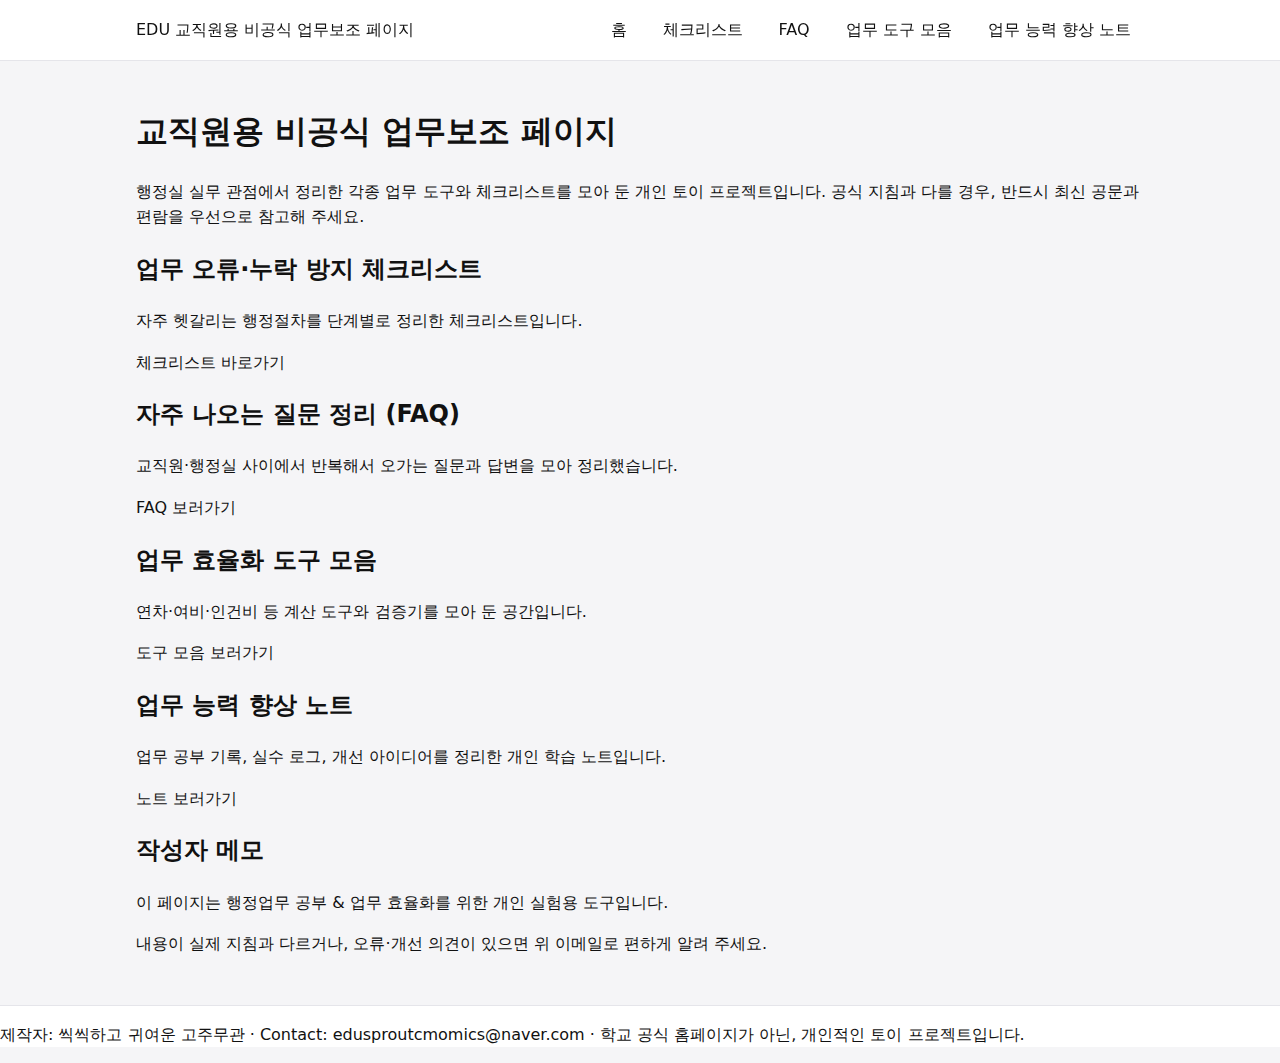
<file: index.html>
<!doctype html>
<html lang="ko">
<head>
  <meta charset="utf-8" />
  <meta name="viewport" content="width=device-width, initial-scale=1" />
  <title>교직원용 비공식 업무보조 페이지</title>

  <link rel="icon" href="/static/favicon.ico" />
  <link rel="stylesheet" href="/static/style.css" />
</head>
<body>
  <header class="site-header">
    <div class="site-header-inner">
      <div class="site-title-wrap">
        <a href="/" class="site-title-link">
          <span class="site-logo-badge">EDU</span>
          <span class="site-title-text">교직원용 비공식 업무보조 페이지</span>
        </a>
      </div>

      <nav class="site-nav" aria-label="주요 메뉴">
        <a href="/" class="nav-link nav-link-active">홈</a>
        <a href="/checklist/" class="nav-link">체크리스트</a>
        <a href="/frequently-asked-questions/" class="nav-link">FAQ</a>
        <a href="/tools/" class="nav-link">업무 도구 모음</a>
        <a href="/engineer-notes-update/" class="nav-link">업무 능력 향상 노트</a>
      </nav>
    </div>
  </header>

  <main class="page-wrap">
    <section class="hero">
      <h1 class="hero-title">교직원용 비공식 업무보조 페이지</h1>
      <p class="hero-subtitle">
        행정실 실무 관점에서 정리한 각종 업무 도구와 체크리스트를 모아 둔
        개인 토이 프로젝트입니다. 공식 지침과 다를 경우,
        반드시 최신 공문과 편람을 우선으로 참고해 주세요.
      </p>
    </section>

    <section class="section-card-grid" aria-label="주요 기능 바로가기">
      <article class="section-card">
        <h2 class="section-title">업무 오류·누락 방지 체크리스트</h2>
        <p class="section-desc">
          자주 헷갈리는 행정절차를 단계별로 정리한 체크리스트입니다.
        </p>
        <a href="/checklist/" class="btn-primary">체크리스트 바로가기</a>
      </article>

      <article class="section-card">
        <h2 class="section-title">자주 나오는 질문 정리 (FAQ)</h2>
        <p class="section-desc">
          교직원·행정실 사이에서 반복해서 오가는 질문과 답변을 모아 정리했습니다.
        </p>
        <a href="/frequently-asked-questions/" class="btn-outline">FAQ 보러가기</a>
      </article>

      <article class="section-card">
        <h2 class="section-title">업무 효율화 도구 모음</h2>
        <p class="section-desc">
          연차·여비·인건비 등 계산 도구와 검증기를 모아 둔 공간입니다.
        </p>
        <a href="/tools/" class="btn-outline">도구 모음 보러가기</a>
      </article>

      <article class="section-card">
        <h2 class="section-title">업무 능력 향상 노트</h2>
        <p class="section-desc">
          업무 공부 기록, 실수 로그, 개선 아이디어를 정리한 개인 학습 노트입니다.
        </p>
        <a href="/engineer-notes-update/" class="btn-outline">노트 보러가기</a>
      </article>
    </section>

    <section class="author-note" aria-label="작성자 메모">
      <h2 class="section-title">작성자 메모</h2>
      <div data-author-note></div>
    </section>
  </main>

  <footer class="site-footer">
    <p class="footer-text" data-global-footer></p>
  </footer>

  <script src="/static/site-common.js"></script>
</body>
</html>
</file>
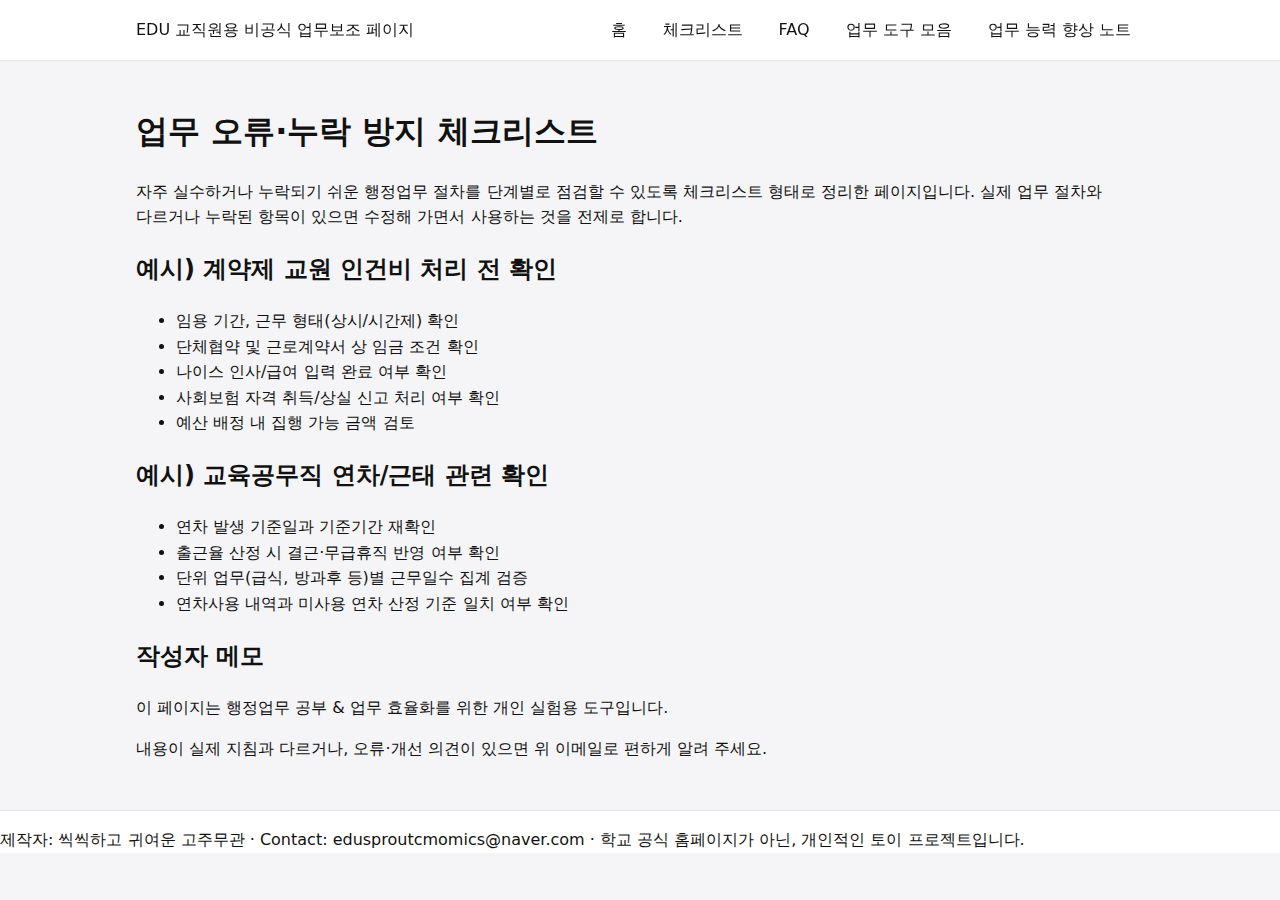
<file: checklist/index.html>
<!doctype html>
<html lang="ko">
<head>
  <meta charset="utf-8" />
  <meta name="viewport" content="width=device-width, initial-scale=1" />
  <title>업무 오류·누락 방지 체크리스트</title>

  <link rel="icon" href="/static/favicon.ico" />
  <link rel="stylesheet" href="/static/style.css" />
</head>
<body>
  <header class="site-header">
    <div class="site-header-inner">
      <div class="site-title-wrap">
        <a href="/" class="site-title-link">
          <span class="site-logo-badge">EDU</span>
          <span class="site-title-text">교직원용 비공식 업무보조 페이지</span>
        </a>
      </div>

      <nav class="site-nav" aria-label="주요 메뉴">
        <a href="/" class="nav-link">홈</a>
        <a href="/checklist/" class="nav-link nav-link-active">체크리스트</a>
        <a href="/frequently-asked-questions/" class="nav-link">FAQ</a>
        <a href="/tools/" class="nav-link">업무 도구 모음</a>
        <a href="/engineer-notes-update/" class="nav-link">업무 능력 향상 노트</a>
      </nav>
    </div>
  </header>

  <main class="page-wrap">
    <h1>업무 오류·누락 방지 체크리스트</h1>
    <p>
      자주 실수하거나 누락되기 쉬운 행정업무 절차를 단계별로 점검할 수 있도록
      체크리스트 형태로 정리한 페이지입니다. 실제 업무 절차와 다르거나
      누락된 항목이 있으면 수정해 가면서 사용하는 것을 전제로 합니다.
    </p>

    <section>
      <h2>예시) 계약제 교원 인건비 처리 전 확인</h2>
      <ul>
        <li>임용 기간, 근무 형태(상시/시간제) 확인</li>
        <li>단체협약 및 근로계약서 상 임금 조건 확인</li>
        <li>나이스 인사/급여 입력 완료 여부 확인</li>
        <li>사회보험 자격 취득/상실 신고 처리 여부 확인</li>
        <li>예산 배정 내 집행 가능 금액 검토</li>
      </ul>
    </section>

    <section>
      <h2>예시) 교육공무직 연차/근태 관련 확인</h2>
      <ul>
        <li>연차 발생 기준일과 기준기간 재확인</li>
        <li>출근율 산정 시 결근·무급휴직 반영 여부 확인</li>
        <li>단위 업무(급식, 방과후 등)별 근무일수 집계 검증</li>
        <li>연차사용 내역과 미사용 연차 산정 기준 일치 여부 확인</li>
      </ul>
    </section>

    <section class="author-note" aria-label="작성자 메모">
      <h2 class="section-title">작성자 메모</h2>
      <div data-author-note></div>
    </section>
  </main>

  <footer class="site-footer">
    <p class="footer-text" data-global-footer></p>
  </footer>

  <script src="/static/site-common.js"></script>
</body>
</html>
</file>
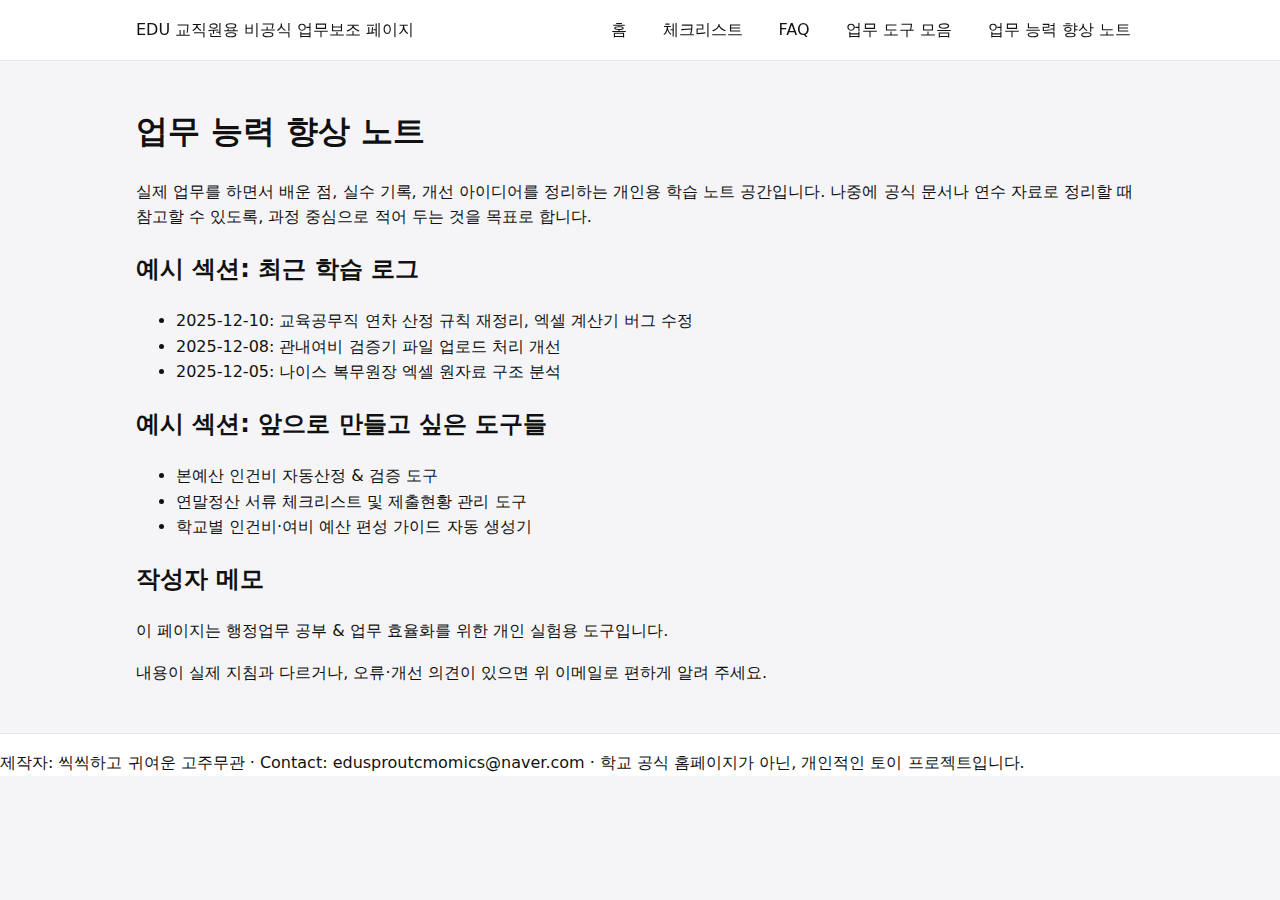
<file: engineer-notes-update/index.html>
<!doctype html>
<html lang="ko">
<head>
  <meta charset="utf-8" />
  <meta name="viewport" content="width=device-width, initial-scale=1" />
  <title>업무 능력 향상 노트</title>

  <link rel="icon" href="/static/favicon.ico" />
  <link rel="stylesheet" href="/static/style.css" />
</head>
<body>
  <header class="site-header">
    <div class="site-header-inner">
      <div class="site-title-wrap">
        <a href="/" class="site-title-link">
          <span class="site-logo-badge">EDU</span>
          <span class="site-title-text">교직원용 비공식 업무보조 페이지</span>
        </a>
      </div>

      <nav class="site-nav" aria-label="주요 메뉴">
        <a href="/" class="nav-link">홈</a>
        <a href="/checklist/" class="nav-link">체크리스트</a>
        <a href="/frequently-asked-questions/" class="nav-link">FAQ</a>
        <a href="/tools/" class="nav-link">업무 도구 모음</a>
        <a href="/engineer-notes-update/" class="nav-link nav-link-active">업무 능력 향상 노트</a>
      </nav>
    </div>
  </header>

  <main class="page-wrap">
    <h1>업무 능력 향상 노트</h1>
    <p>
      실제 업무를 하면서 배운 점, 실수 기록, 개선 아이디어를 정리하는
      개인용 학습 노트 공간입니다. 나중에 공식 문서나 연수 자료로
      정리할 때 참고할 수 있도록, 과정 중심으로 적어 두는 것을 목표로 합니다.
    </p>

    <section>
      <h2>예시 섹션: 최근 학습 로그</h2>
      <ul>
        <li>2025-12-10: 교육공무직 연차 산정 규칙 재정리, 엑셀 계산기 버그 수정</li>
        <li>2025-12-08: 관내여비 검증기 파일 업로드 처리 개선</li>
        <li>2025-12-05: 나이스 복무원장 엑셀 원자료 구조 분석</li>
      </ul>
    </section>

    <section>
      <h2>예시 섹션: 앞으로 만들고 싶은 도구들</h2>
      <ul>
        <li>본예산 인건비 자동산정 & 검증 도구</li>
        <li>연말정산 서류 체크리스트 및 제출현황 관리 도구</li>
        <li>학교별 인건비·여비 예산 편성 가이드 자동 생성기</li>
      </ul>
    </section>

    <section class="author-note" aria-label="작성자 메모">
      <h2 class="section-title">작성자 메모</h2>
      <div data-author-note></div>
    </section>
  </main>

  <footer class="site-footer">
    <p class="footer-text" data-global-footer></p>
  </footer>

  <script src="/static/site-common.js"></script>
</body>
</html>
</file>
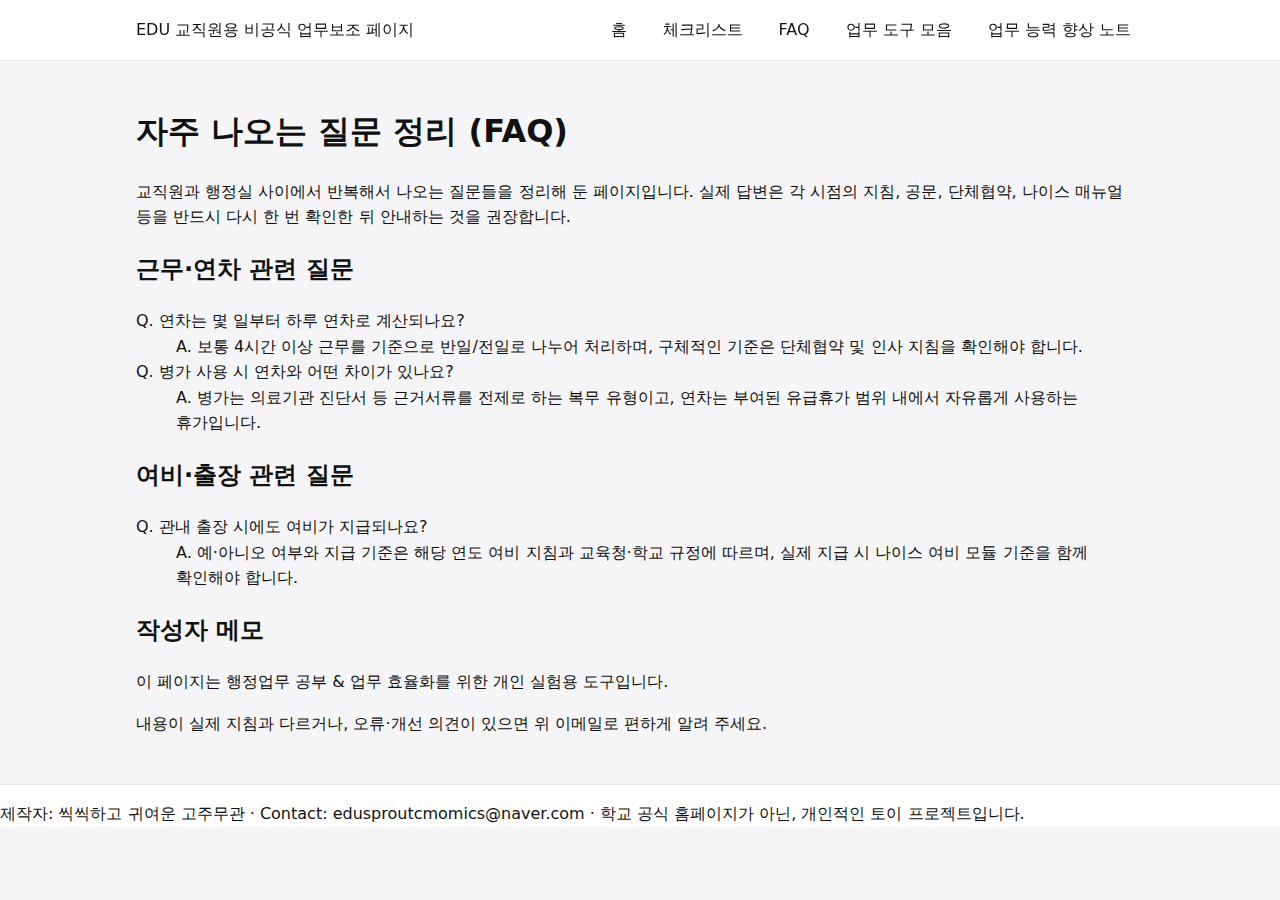
<file: frequently-asked-questions/index.html>
<!doctype html>
<html lang="ko">
<head>
  <meta charset="utf-8" />
  <meta name="viewport" content="width=device-width, initial-scale=1" />
  <title>자주 나오는 질문 정리 (FAQ)</title>

  <link rel="icon" href="/static/favicon.ico" />
  <link rel="stylesheet" href="/static/style.css" />
</head>
<body>
  <header class="site-header">
    <div class="site-header-inner">
      <div class="site-title-wrap">
        <a href="/" class="site-title-link">
          <span class="site-logo-badge">EDU</span>
          <span class="site-title-text">교직원용 비공식 업무보조 페이지</span>
        </a>
      </div>

      <nav class="site-nav" aria-label="주요 메뉴">
        <a href="/" class="nav-link">홈</a>
        <a href="/checklist/" class="nav-link">체크리스트</a>
        <a href="/frequently-asked-questions/" class="nav-link nav-link-active">FAQ</a>
        <a href="/tools/" class="nav-link">업무 도구 모음</a>
        <a href="/engineer-notes-update/" class="nav-link">업무 능력 향상 노트</a>
      </nav>
    </div>
  </header>

  <main class="page-wrap">
    <h1>자주 나오는 질문 정리 (FAQ)</h1>
    <p>
      교직원과 행정실 사이에서 반복해서 나오는 질문들을 정리해 둔 페이지입니다.
      실제 답변은 각 시점의 지침, 공문, 단체협약, 나이스 매뉴얼 등을
      반드시 다시 한 번 확인한 뒤 안내하는 것을 권장합니다.
    </p>

    <section>
      <h2>근무·연차 관련 질문</h2>
      <dl>
        <dt>Q. 연차는 몇 일부터 하루 연차로 계산되나요?</dt>
        <dd>
          A. 보통 4시간 이상 근무를 기준으로 반일/전일로 나누어 처리하며,
          구체적인 기준은 단체협약 및 인사 지침을 확인해야 합니다.
        </dd>

        <dt>Q. 병가 사용 시 연차와 어떤 차이가 있나요?</dt>
        <dd>
          A. 병가는 의료기관 진단서 등 근거서류를 전제로 하는 복무 유형이고,
          연차는 부여된 유급휴가 범위 내에서 자유롭게 사용하는 휴가입니다.
        </dd>
      </dl>
    </section>

    <section>
      <h2>여비·출장 관련 질문</h2>
      <dl>
        <dt>Q. 관내 출장 시에도 여비가 지급되나요?</dt>
        <dd>
          A. 예·아니오 여부와 지급 기준은 해당 연도 여비 지침과
          교육청·학교 규정에 따르며, 실제 지급 시 나이스 여비 모듈 기준을
          함께 확인해야 합니다.
        </dd>
      </dl>
    </section>

    <section class="author-note" aria-label="작성자 메모">
      <h2 class="section-title">작성자 메모</h2>
      <div data-author-note></div>
    </section>
  </main>

  <footer class="site-footer">
    <p class="footer-text" data-global-footer></p>
  </footer>

  <script src="/static/site-common.js"></script>
</body>
</html>
</file>
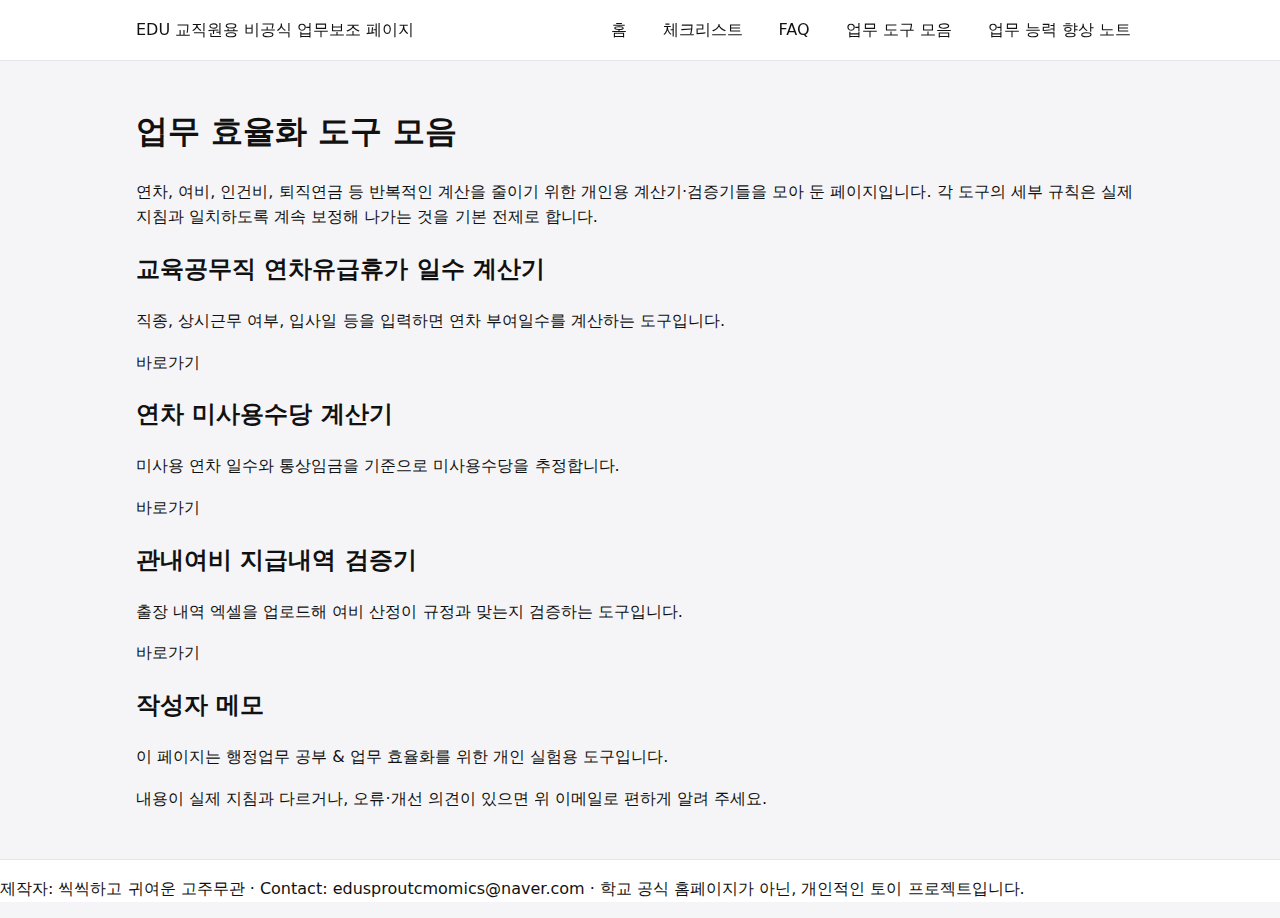
<file: tools/index.html>
<!doctype html>
<html lang="ko">
<head>
  <meta charset="utf-8" />
  <meta name="viewport" content="width=device-width, initial-scale=1" />
  <title>업무 효율화 도구 모음</title>

  <link rel="icon" href="/static/favicon.ico" />
  <link rel="stylesheet" href="/static/style.css" />
</head>
<body>
  <header class="site-header">
    <div class="site-header-inner">
      <div class="site-title-wrap">
        <a href="/" class="site-title-link">
          <span class="site-logo-badge">EDU</span>
          <span class="site-title-text">교직원용 비공식 업무보조 페이지</span>
        </a>
      </div>

      <nav class="site-nav" aria-label="주요 메뉴">
        <a href="/" class="nav-link">홈</a>
        <a href="/checklist/" class="nav-link">체크리스트</a>
        <a href="/frequently-asked-questions/" class="nav-link">FAQ</a>
        <a href="/tools/" class="nav-link nav-link-active">업무 도구 모음</a>
        <a href="/engineer-notes-update/" class="nav-link">업무 능력 향상 노트</a>
      </nav>
    </div>
  </header>

  <main class="page-wrap">
    <h1>업무 효율화 도구 모음</h1>
    <p>
      연차, 여비, 인건비, 퇴직연금 등 반복적인 계산을 줄이기 위한
      개인용 계산기·검증기들을 모아 둔 페이지입니다.
      각 도구의 세부 규칙은 실제 지침과 일치하도록 계속 보정해 나가는 것을
      기본 전제로 합니다.
    </p>

    <section class="section-card-grid" aria-label="도구 목록">
      <article class="section-card">
        <h2 class="section-title">교육공무직 연차유급휴가 일수 계산기</h2>
        <p class="section-desc">
          직종, 상시근무 여부, 입사일 등을 입력하면 연차 부여일수를 계산하는 도구입니다.
        </p>
        <!-- 추후 실제 경로로 수정 -->
        <a href="/tools/annual-leave/" class="btn-primary">바로가기</a>
      </article>

      <article class="section-card">
        <h2 class="section-title">연차 미사용수당 계산기</h2>
        <p class="section-desc">
          미사용 연차 일수와 통상임금을 기준으로 미사용수당을 추정합니다.
        </p>
        <a href="/tools/unused-leave-pay/" class="btn-outline">바로가기</a>
      </article>

      <article class="section-card">
        <h2 class="section-title">관내여비 지급내역 검증기</h2>
        <p class="section-desc">
          출장 내역 엑셀을 업로드해 여비 산정이 규정과 맞는지 검증하는 도구입니다.
        </p>
        <a href="/tools/travel-expense-validator/" class="btn-outline">바로가기</a>
      </article>
    </section>

    <section class="author-note" aria-label="작성자 메모">
      <h2 class="section-title">작성자 메모</h2>
      <div data-author-note></div>
    </section>
  </main>

  <footer class="site-footer">
    <p class="footer-text" data-global-footer></p>
  </footer>

  <script src="/static/site-common.js"></script>
</body>
</html>
</file>
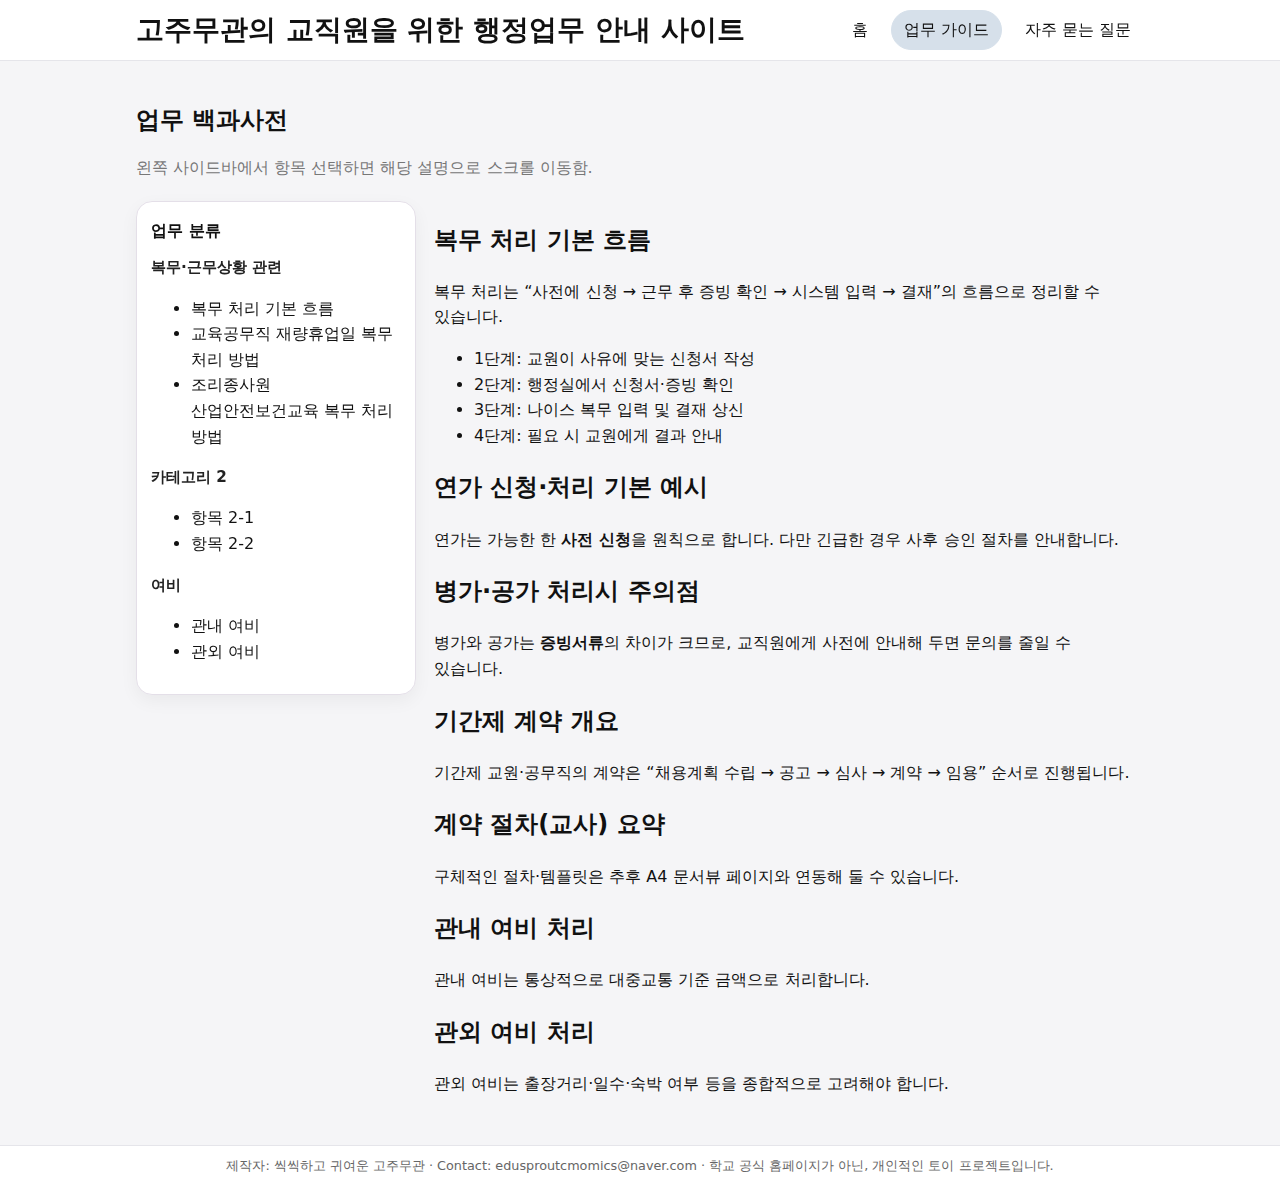
<file: docs-portal.html>
<!doctype html>
<html lang="ko">
<head>
  <meta charset="utf-8" />
  <meta name="viewport" content="width=device-width, initial-scale=1" />
  <title>업무 가이드 포털</title>
  <link rel="stylesheet" href="/static/style.css" />
</head>
<body>
  <div class="layout-page">
    <header class="site-header">
      <div class="site-header-inner">
        <div class="site-title">고주무관의 교직원을 위한 행정업무 안내 사이트</div>
        <nav class="site-nav">
          <a href="/">홈</a>
          <a href="/docs-portal.html" class="is-active">업무 가이드</a>
          <a href="/faq.html">자주 묻는 질문</a>
        </nav>
      </div>
    </header>

    <main class="main-content">
      <section class="page-wrap">
        <h1 class="page-title">업무 백과사전</h1>
        <p class="page-subtitle">
          왼쪽 사이드바에서 항목 선택하면 해당 설명으로 스크롤 이동함.
        </p>

        <div class="docs-layout">
          <!-- 좌측 사이드바 -->
          <aside class="docs-sidebar">
            <div class="docs-sidebar-title">업무 분류</div>

            <div class="docs-nav-group" id="section-bokmu">
              <div class="docs-nav-group-title"> 복무·근무상황 관련</div>
              <ul class="docs-nav-list">
                <li><a href="#doc-bokmu-flow" class="is-current">복무 처리 기본 흐름</a></li>
                <li><a href="#doc-bokmu-yeonga">교육공무직 재량휴업일 복무 처리 방법</a></li>
                <li><a href="#doc-bokmu-byeongga">조리종사원 산업안전보건교육 복무 처리 방법</a></li>
              </ul>
            </div>

            <div class="docs-nav-group" id="section-gyeoyak">
              <div class="docs-nav-group-title"> 카테고리 2</div>
              <ul class="docs-nav-list">
                <li><a href="#doc-gyeoyak-overview">항목 2-1</a></li>
                <li><a href="#doc-gyeoyak-flow">항목 2-2</a></li>
              </ul>
            </div>

            <div class="docs-nav-group" id="section-yeobi">
              <div class="docs-nav-group-title">여비</div>
              <ul class="docs-nav-list">
                <li><a href="#doc-yeobi-gwannae">관내 여비</a></li>
                <li><a href="#doc-yeobi-gwanoe">관외 여비</a></li>
              </ul>
            </div>
          </aside>

          <!-- 우측 본문 -->
          <article class="docs-content">
            <h2 id="doc-bokmu-flow">복무 처리 기본 흐름</h2>
            <p>
              복무 처리는 “사전에 신청 → 근무 후 증빙 확인 → 시스템 입력 → 결재”의
              흐름으로 정리할 수 있습니다.
            </p>
            <ul>
              <li>1단계: 교원이 사유에 맞는 신청서 작성</li>
              <li>2단계: 행정실에서 신청서·증빙 확인</li>
              <li>3단계: 나이스 복무 입력 및 결재 상신</li>
              <li>4단계: 필요 시 교원에게 결과 안내</li>
            </ul>

            <h2 id="doc-bokmu-yeonga">연가 신청·처리 기본 예시</h2>
            <p>
              연가는 가능한 한 <strong>사전 신청</strong>을 원칙으로 합니다. 다만 긴급한
              경우 사후 승인 절차를 안내합니다.
            </p>

            <h2 id="doc-bokmu-byeongga">병가·공가 처리시 주의점</h2>
            <p>
              병가와 공가는 <strong>증빙서류</strong>의 차이가 크므로, 교직원에게 사전에
              안내해 두면 문의를 줄일 수 있습니다.
            </p>

            <h2 id="doc-gyeoyak-overview">기간제 계약 개요</h2>
            <p>
              기간제 교원·공무직의 계약은 “채용계획 수립 → 공고 → 심사 → 계약 → 임용”
              순서로 진행됩니다.
            </p>

            <h2 id="doc-gyeoyak-flow">계약 절차(교사) 요약</h2>
            <p>
              구체적인 절차·템플릿은 추후 A4 문서뷰 페이지와 연동해 둘 수 있습니다.
            </p>

            <h2 id="doc-yeobi-gwannae">관내 여비 처리</h2>
            <p>관내 여비는 통상적으로 대중교통 기준 금액으로 처리합니다.</p>

            <h2 id="doc-yeobi-gwanoe">관외 여비 처리</h2>
            <p>관외 여비는 출장거리·일수·숙박 여부 등을 종합적으로 고려해야 합니다.</p>
          </article>
        </div>
      </section>
    </main>

    <footer class="site-footer">
      <div class="site-footer-inner">
        제작자: 씩씩하고 귀여운 고주무관 · Contact: edusproutcmomics@naver.com · 학교 공식 홈페이지가 아닌, 개인적인 토이 프로젝트입니다.
      </div>
    </footer>
  </div>

  <button id="scrollTopBtn" aria-label="위로 가기">
    
</body>
</html>
</file>
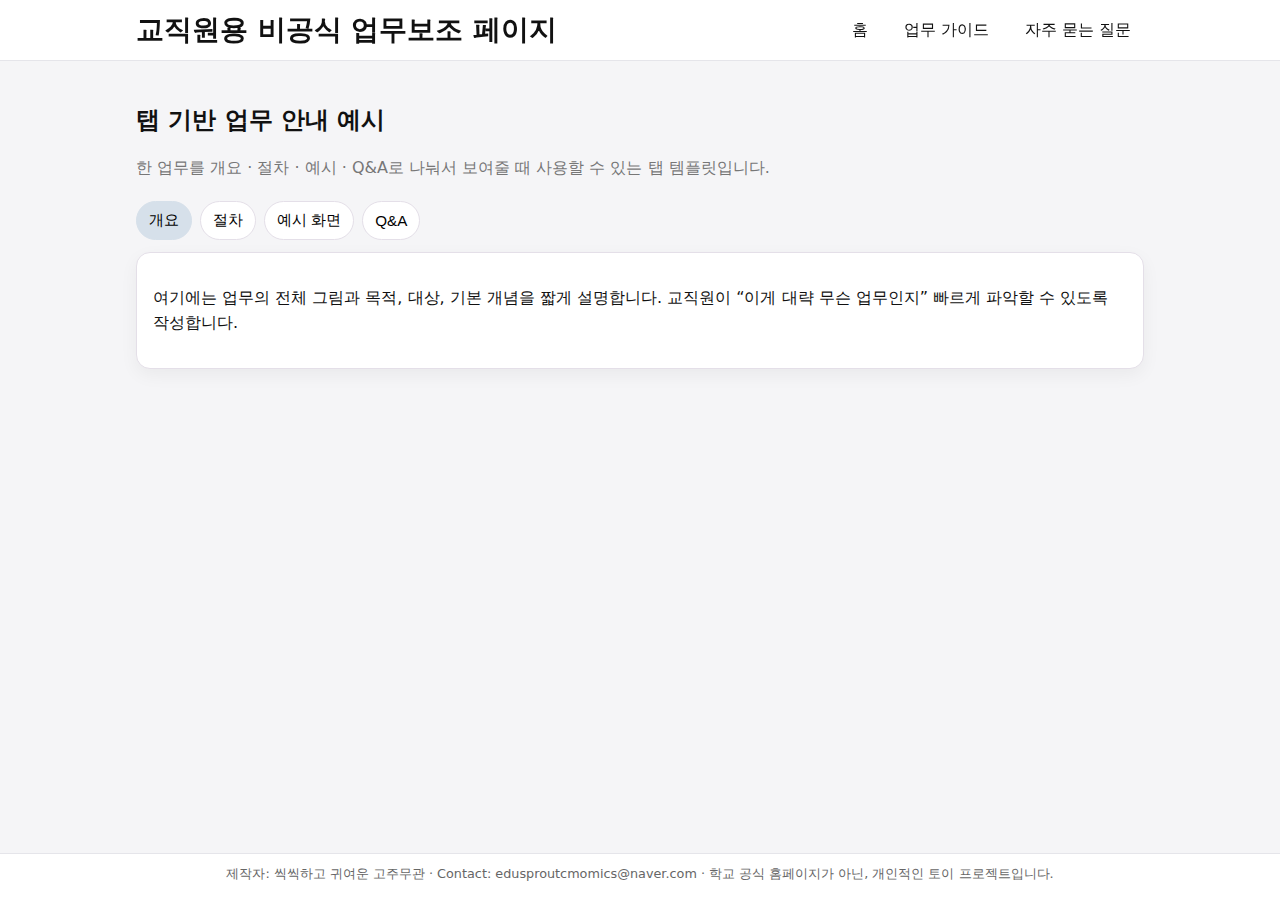
<file: tabs-example.html>
<!doctype html>
<html lang="ko">
<head>
  <meta charset="utf-8" />
  <meta name="viewport" content="width=device-width, initial-scale=1" />
  <title>탭 기반 안내 예시</title>
  <link rel="stylesheet" href="/static/style.css" />
</head>
<body>
  <div class="layout-page">
    <header class="site-header">
      <div class="site-header-inner">
        <div class="site-title">교직원용 비공식 업무보조 페이지</div>
        <nav class="site-nav">
          <a href="/">홈</a>
          <a href="/docs-portal.html">업무 가이드</a>
          <a href="/faq.html">자주 묻는 질문</a>
        </nav>
      </div>
    </header>

    <main class="main-content">
      <section class="page-wrap">
        <h1 class="page-title">탭 기반 업무 안내 예시</h1>
        <p class="page-subtitle">
          한 업무를 개요 · 절차 · 예시 · Q&A로 나눠서 보여줄 때 사용할 수 있는 탭 템플릿입니다.
        </p>

        <div class="tabs-root" data-tabs-root>
          <div class="tabs-list">
            <button class="tab-button is-active" data-tab-target="overview">
              개요
            </button>
            <button class="tab-button" data-tab-target="steps">
              절차
            </button>
            <button class="tab-button" data-tab-target="example">
              예시 화면
            </button>
            <button class="tab-button" data-tab-target="qa">
              Q&A
            </button>
          </div>

          <div class="tab-panel is-active" data-tab-panel="overview">
            <p>
              여기에는 업무의 전체 그림과 목적, 대상, 기본 개념을 짧게 설명합니다.
              교직원이 “이게 대략 무슨 업무인지” 빠르게 파악할 수 있도록 작성합니다.
            </p>
          </div>

          <div class="tab-panel" data-tab-panel="steps">
            <ol>
              <li>1단계: 담당자 확인 및 업무 분장 파악</li>
              <li>2단계: 필요한 서식 다운로드 및 안내</li>
              <li>3단계: 신청 접수·검토</li>
              <li>4단계: 시스템 입력 및 결재</li>
              <li>5단계: 결과 안내 및 문서 정리</li>
            </ol>
            <p style="font-size: 0.85rem; color: #777;">
              실제 절차는 학교 상황에 따라 세부 조정이 필요합니다.
            </p>
          </div>

          <div class="tab-panel" data-tab-panel="example">
            <p>
              여기에는 스크린샷이나 그림을 넣어서 “실제 화면에서 무엇을 눌러야 하는지”
              보여줄 수 있습니다.
            </p>
            <p>
              예: 나이스 메뉴 위치, 서식 작성 예시 이미지 등.
            </p>
          </div>

          <div class="tab-panel" data-tab-panel="qa">
            <p>
              자주 묻는 질문을 간단히 정리합니다.
            </p>
            <ul>
              <li>Q. 제출기한이 지나면 어떻게 되나요?</li>
              <li>Q. 서류 양식이 바뀌었을 때는 어디서 확인하나요?</li>
            </ul>
          </div>
        </div>
      </section>
    </main>

    <footer class="site-footer">
      <div class="site-footer-inner">
        제작자: 씩씩하고 귀여운 고주무관 ·
        Contact: edusproutcmomics@naver.com ·
        학교 공식 홈페이지가 아닌, 개인적인 토이 프로젝트입니다.
      </div>
    </footer>
  </div>
<button id="scrollTopBtn" aria-label="위로 가기">
  <script src="/static/site.js"></script>
</body>
</html>
</file>
<file: static/style.css>
/* ============================
   공통 스타일 (교직원용 사이트)
   ============================ */

/* 박스 모델 통일 */
* {
  box-sizing: border-box;
}

/* 컬러 변수 */
:root {
  --bg-body: #f5f5f7;
  --bg-card: #ffffff;

  --bg-soft: #eef2f6;
  --primary-soft: #eef2f6;
  --primary: #d6e0ea;

  --border: #e4dfe8;
  --text-main: #111111;
  --text-muted: #777777;

  --shadow-soft: 0 6px 18px rgba(0, 0, 0, 0.05);
}

/* 기본 타이포 */
html {
  font-size: 16px;
}

@media (max-width: 600px) {
  html {
    font-size: 15px;
  }
}

body {
  margin: 0;
  padding: 0;
  background: var(--bg-body);
  color: var(--text-main);
  font-family: system-ui, -apple-system, "Segoe UI", Roboto, "Helvetica Neue",
    Arial, "Apple SD Gothic Neo", "Noto Sans KR", "맑은 고딕", sans-serif;
  line-height: 1.6;
  word-break: keep-all;
}

/* 링크 */
a {
  color: inherit;
  text-decoration: none;
}

a:hover {
  text-decoration: underline;
}

/* ============================
   레이아웃
   ============================ */
.layout-page {
  min-height: 100vh;
  display: flex;
  flex-direction: column;
}

/* ============================
   헤더
   ============================ */
.site-header {
  position: sticky;
  top: 0;
  z-index: 20;
  background: rgba(255, 255, 255, 0.95);
  backdrop-filter: blur(6px);
  border-bottom: 1px solid #e5e5ea;
}

.site-header-inner {
  max-width: 1040px;
  margin: 0 auto;
  padding: 10px 16px;
  display: flex;
  align-items: center;
  justify-content: space-between;
}

.site-title {
  display: block;
  font-size: 1.75em;
  line-height: 1.2;
  font-weight: 700;
}

.site-nav {
  display: flex;
  gap: 10px;
  flex-wrap: wrap;
}

.site-nav a {
  padding: 6px 12px;
  border-radius: 999px;
  font-size: 1rem;
  border: 1px solid transparent;
}

.site-nav a:hover {
  background: var(--primary-soft);
  border-color: var(--primary);
}

.site-nav a.is-active {
  background: var(--primary);
  border-color: var(--primary);
}

/* ✅ 모바일 헤더 정렬 보정 */
@media (max-width: 600px) {
  .site-header-inner {
    flex-direction: column;      /* 타이틀 위 / 메뉴 아래 */
    align-items: flex-start;
    gap: 10px;
  }

  .site-title {
    width: 100%;
    font-size: 1.5em;
  }

  .site-nav {
    width: 100%;
    justify-content: center;     /* 메뉴 가운데 */
  }

  .site-nav a {
    display: inline-flex;
    justify-content: center;
  }
}

/* ============================
   메인
   ============================ */
.main-content {
  flex: 1;
}

.page-wrap {
  max-width: 1040px;
  margin: 0 auto;
  padding: 24px 16px 32px;
}

.page-title {
  font-size: 1.5rem;
  font-weight: 700;
  margin-bottom: 6px;
}

.page-subtitle {
  font-size: 1rem;
  color: var(--text-muted);
  margin-bottom: 20px;
}

/* ============================
   푸터
   ============================ */
.site-footer {
  border-top: 1px solid #e5e5ea;
  background: #ffffff;
}

.site-footer-inner {
  max-width: 1040px;
  margin: 0 auto;
  padding: 10px 16px 16px;
  font-size: 0.8rem;
  color: #666666;
  text-align: center;
}

/* ============================
   홈 카드 레이아웃
   ============================ */
.home-grid{
  display: grid;
  grid-template-columns: repeat(auto-fit, minmax(260px, 1fr));
  gap: 16px;
  margin-top: 18px;
}

.home-card{
  display: block; /* 링크를 카드 박스로 */
  padding: 18px 18px 14px;
  border-radius: 16px;
  background: var(--bg-card);
  border: 1px solid var(--border);
  box-shadow: var(--shadow-soft);
  text-decoration: none;
  transition: transform .08s ease, box-shadow .08s ease;
}

.home-card:hover{
  transform: translateY(-2px);
  box-shadow: 0 10px 24px rgba(0,0,0,0.08);
  text-decoration: none;
}

.home-card-tag{
  display: inline-flex;
  align-items: center;
  padding: 6px 10px;
  border-radius: 999px;
  font-size: 0.85rem;
  background: #f2d7e5; /* 연한 파스텔 분홍 */
  color: #222;
  margin-bottom: 10px;
}

.home-card-title{
  font-size: 1.05rem;
  font-weight: 800;
  margin: 0 0 8px;
}

.home-card-desc{
  color: #333;
  margin: 0 0 10px;
  line-height: 1.55;
}

.home-card-footer{
  color: var(--text-muted);
  font-size: 0.9rem;
  margin-top: 8px;
}

/* ============================
   A4 문서뷰
   ============================ */
.doc-a4-wrap{
  display: flex;
  justify-content: center;
}

.doc-a4{
  width: 100%;
  max-width: 820px;
  background: var(--bg-card);
  border: 1px solid var(--border);
  box-shadow: var(--shadow-soft);
  border-radius: 16px;
  padding: 22px 22px 28px;
}

.doc-a4-header{
  margin-bottom: 18px;
  padding-bottom: 14px;
  border-bottom: 1px dashed var(--border);
}

.doc-a4-title{
  font-size: 1.25rem;
  font-weight: 800;
  margin-bottom: 6px;
}

.doc-a4-meta{
  color: var(--text-muted);
  font-size: 0.9rem;
}

.doc-a4 h2{
  font-size: 1.1rem;
  margin: 18px 0 8px;
}

.doc-a4 h3{
  font-size: 1rem;
  margin: 14px 0 6px;
}

.doc-a4 ul, .doc-a4 ol{
  padding-left: 1.2rem;
}

/* ============================
   탭 UI
   ============================ */
.tabs-list{
  display: flex;
  gap: 8px;
  flex-wrap: wrap;
  margin: 14px 0 12px;
}

.tab-button{
  border: 1px solid var(--border);
  background: #fff;
  border-radius: 999px;
  padding: 8px 12px;
  cursor: pointer;
  font-size: 0.95rem;
}

.tab-button.is-active{
  background: var(--primary);
  border-color: var(--primary);
}

.tab-panel{
  display: none;
  background: var(--bg-card);
  border: 1px solid var(--border);
  box-shadow: var(--shadow-soft);
  border-radius: 14px;
  padding: 16px;
}

.tab-panel.is-active{
  display: block;
}

/* ============================
   FAQ 아코디언
   ============================ */
.faq-list {
  max-width: 760px;
  margin: 0 auto;
  display: flex;
  flex-direction: column;
  gap: 10px;
}

.faq-item {
  background: var(--bg-card);
  border-radius: 14px;
  border: 1px solid var(--border);
  box-shadow: var(--shadow-soft);
}

/* 질문 버튼: 세로 구조 */
.faq-question {
  width: 100%;
  border: none;
  background: transparent;
  text-align: left;
  padding: 14px 16px;
  font-size: 0.95rem;
  font-weight: 600;
  cursor: pointer;

  display: flex;
  flex-direction: column;
  gap: 6px;
}

.faq-question span {
  width: 100%;
  line-height: 1.4;
}

/* ✅ FAQ 화살표: 모바일/PC 모두 가운데 */
.faq-icon {
  width: 100%;
  display: block;
  text-align: center;
  font-size: 1.1rem;
  transition: transform 0.2s ease;
}

/* 답변 */
.faq-answer {
  display: none;
  padding: 0 16px 14px;
  font-size: 0.9rem;
  color: var(--text-muted);
}

/* 열렸을 때 */
.faq-item.is-open .faq-answer {
  display: block;
}

.faq-item.is-open .faq-icon {
  transform: rotate(180deg);
}

/* ============================
   유틸
   ============================ */
.badge-soft {
  display: inline-flex;
  align-items: center;
  padding: 2px 8px;
  border-radius: 999px;
  font-size: 0.75rem;
  background: var(--primary-soft);
}

/* ============================
   페이지 상단 이동 버튼
   ============================ */
#scrollTopBtn {
  position: fixed;
  right: 20px;
  bottom: 20px;
  z-index: 999;

  width: 44px;
  height: 44px;
  border-radius: 50%;
  border: none;

  background: #f2d7e5;
  color: #333;
  font-size: 20px;
  font-weight: bold;

  cursor: pointer;
  box-shadow: 0 4px 12px rgba(0,0,0,0.15);

  opacity: 0;
  pointer-events: none;
  transition: opacity 0.3s ease, transform 0.3s ease;
}

#scrollTopBtn.is-visible {
  opacity: 1;
  pointer-events: auto;
}

#scrollTopBtn:hover {
  transform: translateY(-3px);
}


/* ============================
   홈 필터
   ============================ */
.home-filter{
  display: flex;
  gap: 8px;
  flex-wrap: wrap;
  margin: 10px 0 6px;
}

.filter-btn{
  border: 1px solid var(--border);
  background: #fff;
  border-radius: 999px;
  padding: 8px 12px;
  cursor: pointer;
  font-size: 0.95rem;
}

.filter-btn.is-active{
  background: #f2d7e5;
  border-color: #f2d7e5;
}



/* ============================
   업무 가이드(포털) 레이아웃
   ============================ */

.docs-layout{
  display: grid;
  grid-template-columns: 280px 1fr;
  gap: 18px;
  align-items: start;
}

.docs-sidebar{
  position: sticky;
  top: 74px; /* 헤더 높이 대충 보정 */
  background: var(--bg-card);
  border: 1px solid var(--border);
  box-shadow: var(--shadow-soft);
  border-radius: 16px;
  padding: 14px;
}

.docs-sidebar-title{
  font-weight: 800;
  margin: 2px 0 10px;
}

.docs-nav-group{
  margin-top: 12px;
}

.docs-nav-group-title{
  font-weight: 700;
  font-size: 0.95rem;
  margin: 10px 0 6px;
  color: #222;
}

.docs-nav{
  list-style: none;
  padding-left: 0;
  margin: 0;
  display: flex;
  flex-direction: column;
  gap: 6px;
}

.docs-nav a{
  display: block;
  padding: 8px 10px;
  border-radius: 10px;
  border: 1px solid transparent;
}

.docs-nav a:hover{
  background: var(--primary-soft);
  border-color: var(--primary);
  text-decoration: none;
}

.docs-content{
  min-width: 0;
}

.docs-section{
  background: var(--bg-card);
  border: 1px solid var(--border);
  box-shadow: var(--shadow-soft);
  border-radius: 16px;
  padding: 18px;
  margin-bottom: 16px;
}

.docs-section h2{
  margin: 0 0 10px;
  font-size: 1.25rem;
}

.docs-section h3{
  margin: 14px 0 8px;
  font-size: 1.05rem;
}

.docs-section ul{
  margin: 10px 0 0;
  padding-left: 1.2rem;
}

/* 모바일에서는 사이드바 위로, 본문 아래로 */
@media (max-width: 860px){
  .docs-layout{
    grid-template-columns: 1fr;
  }
  .docs-sidebar{
    position: relative;
    top: auto;
  }
}
</file>
